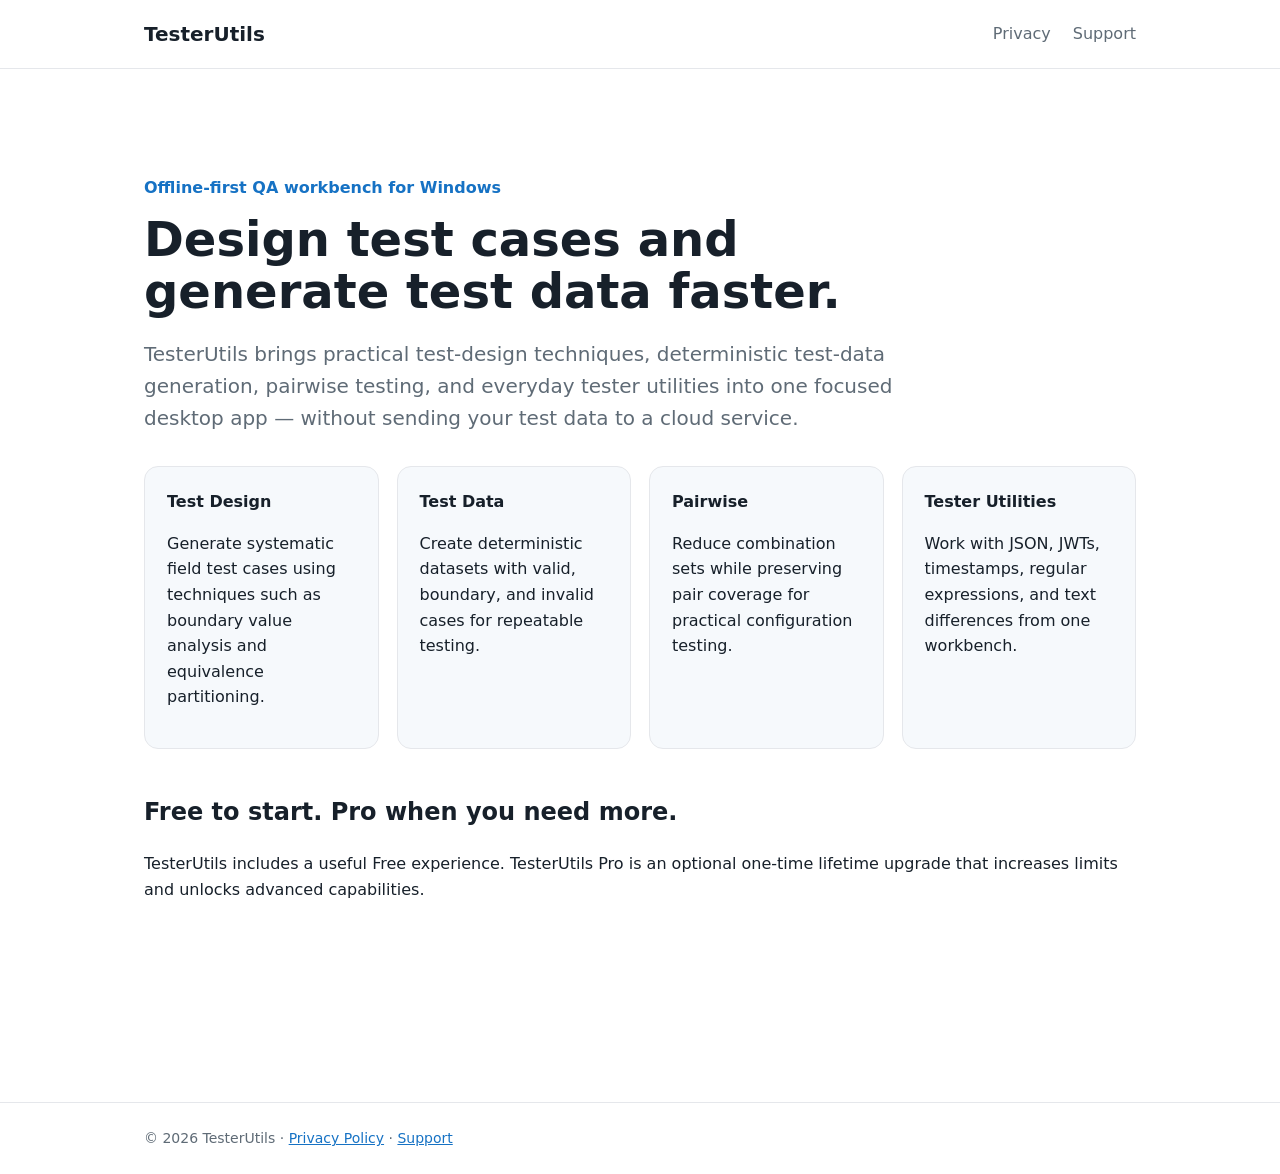
<file: index.html>
<!doctype html><html lang="en"><head><meta charset="utf-8"><meta name="viewport" content="width=device-width,initial-scale=1"><title>TesterUtils — Offline workbench for software testers</title><meta name="description" content="Design test cases and generate test data faster with an offline-first workbench for software testers."><link rel="stylesheet" href="styles.css"></head><body><header><div class="nav"><a class="brand" href="./">TesterUtils</a><nav><a href="privacy.html">Privacy</a><a href="support.html">Support</a></nav></div></header><main><section class="hero"><div class="eyebrow">Offline-first QA workbench for Windows</div><h1>Design test cases and generate test data faster.</h1><p class="lead">TesterUtils brings practical test-design techniques, deterministic test-data generation, pairwise testing, and everyday tester utilities into one focused desktop app — without sending your test data to a cloud service.</p><div class="cards"><div class="card"><strong>Test Design</strong><p>Generate systematic field test cases using techniques such as boundary value analysis and equivalence partitioning.</p></div><div class="card"><strong>Test Data</strong><p>Create deterministic datasets with valid, boundary, and invalid cases for repeatable testing.</p></div><div class="card"><strong>Pairwise</strong><p>Reduce combination sets while preserving pair coverage for practical configuration testing.</p></div><div class="card"><strong>Tester Utilities</strong><p>Work with JSON, JWTs, timestamps, regular expressions, and text differences from one workbench.</p></div></div><h2>Free to start. Pro when you need more.</h2><p>TesterUtils includes a useful Free experience. TesterUtils Pro is an optional one-time lifetime upgrade that increases limits and unlocks advanced capabilities.</p></section></main><footer><div class="foot">© 2026 TesterUtils · <a href="privacy.html">Privacy Policy</a> · <a href="support.html">Support</a></div></footer></body></html>
</file>
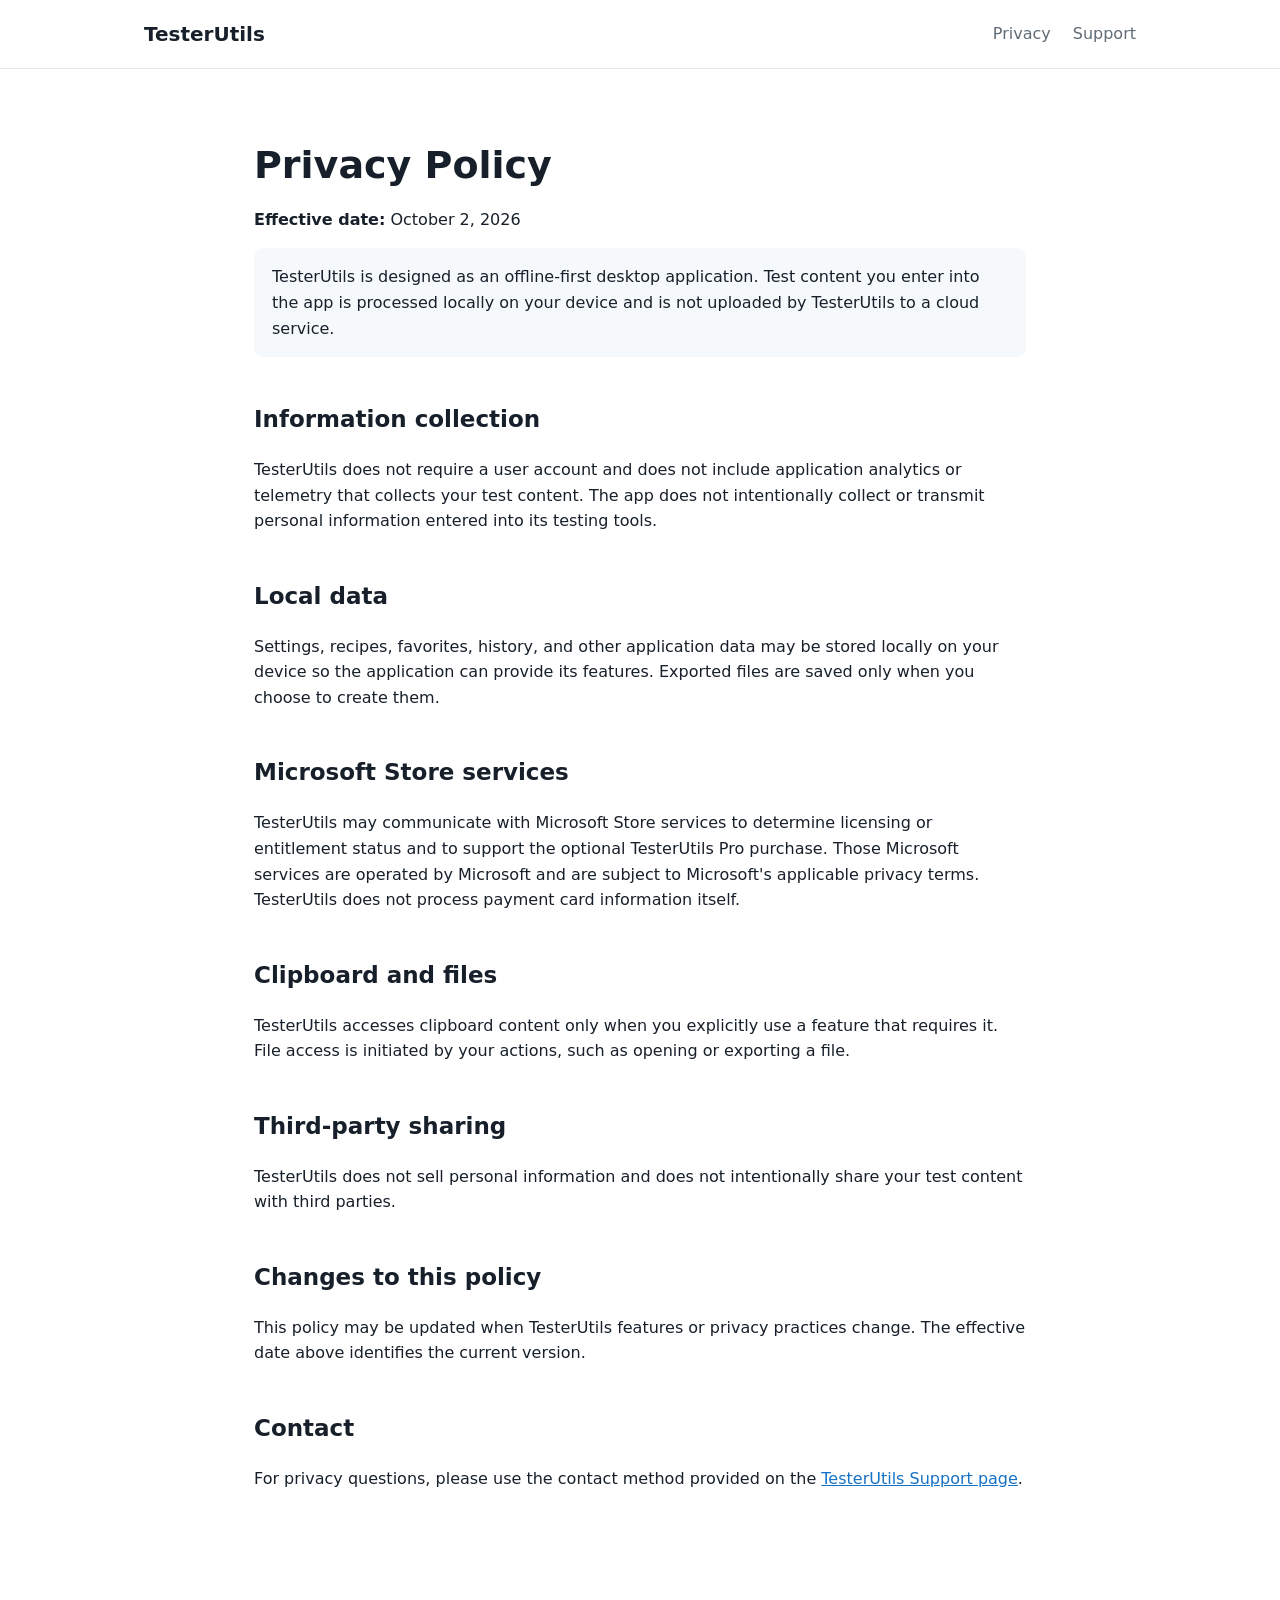
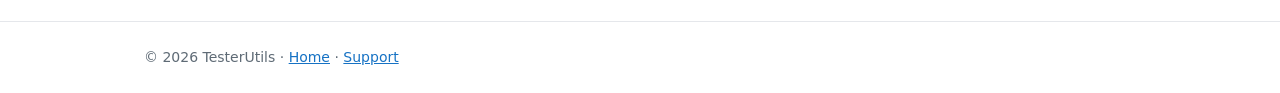
<file: privacy.html>
<!doctype html><html lang="en"><head><meta charset="utf-8"><meta name="viewport" content="width=device-width,initial-scale=1"><title>Privacy Policy — TesterUtils</title><link rel="stylesheet" href="styles.css"></head><body><header><div class="nav"><a class="brand" href="./">TesterUtils</a><nav><a href="privacy.html">Privacy</a><a href="support.html">Support</a></nav></div></header><main class="doc"><h1>Privacy Policy</h1><p><strong>Effective date:</strong> October 2, 2026</p><p class="note">TesterUtils is designed as an offline-first desktop application. Test content you enter into the app is processed locally on your device and is not uploaded by TesterUtils to a cloud service.</p><h2>Information collection</h2><p>TesterUtils does not require a user account and does not include application analytics or telemetry that collects your test content. The app does not intentionally collect or transmit personal information entered into its testing tools.</p><h2>Local data</h2><p>Settings, recipes, favorites, history, and other application data may be stored locally on your device so the application can provide its features. Exported files are saved only when you choose to create them.</p><h2>Microsoft Store services</h2><p>TesterUtils may communicate with Microsoft Store services to determine licensing or entitlement status and to support the optional TesterUtils Pro purchase. Those Microsoft services are operated by Microsoft and are subject to Microsoft's applicable privacy terms. TesterUtils does not process payment card information itself.</p><h2>Clipboard and files</h2><p>TesterUtils accesses clipboard content only when you explicitly use a feature that requires it. File access is initiated by your actions, such as opening or exporting a file.</p><h2>Third-party sharing</h2><p>TesterUtils does not sell personal information and does not intentionally share your test content with third parties.</p><h2>Changes to this policy</h2><p>This policy may be updated when TesterUtils features or privacy practices change. The effective date above identifies the current version.</p><h2>Contact</h2><p>For privacy questions, please use the contact method provided on the <a href="support.html">TesterUtils Support page</a>.</p></main><footer><div class="foot">© 2026 TesterUtils · <a href="./">Home</a> · <a href="support.html">Support</a></div></footer></body></html>
</file>
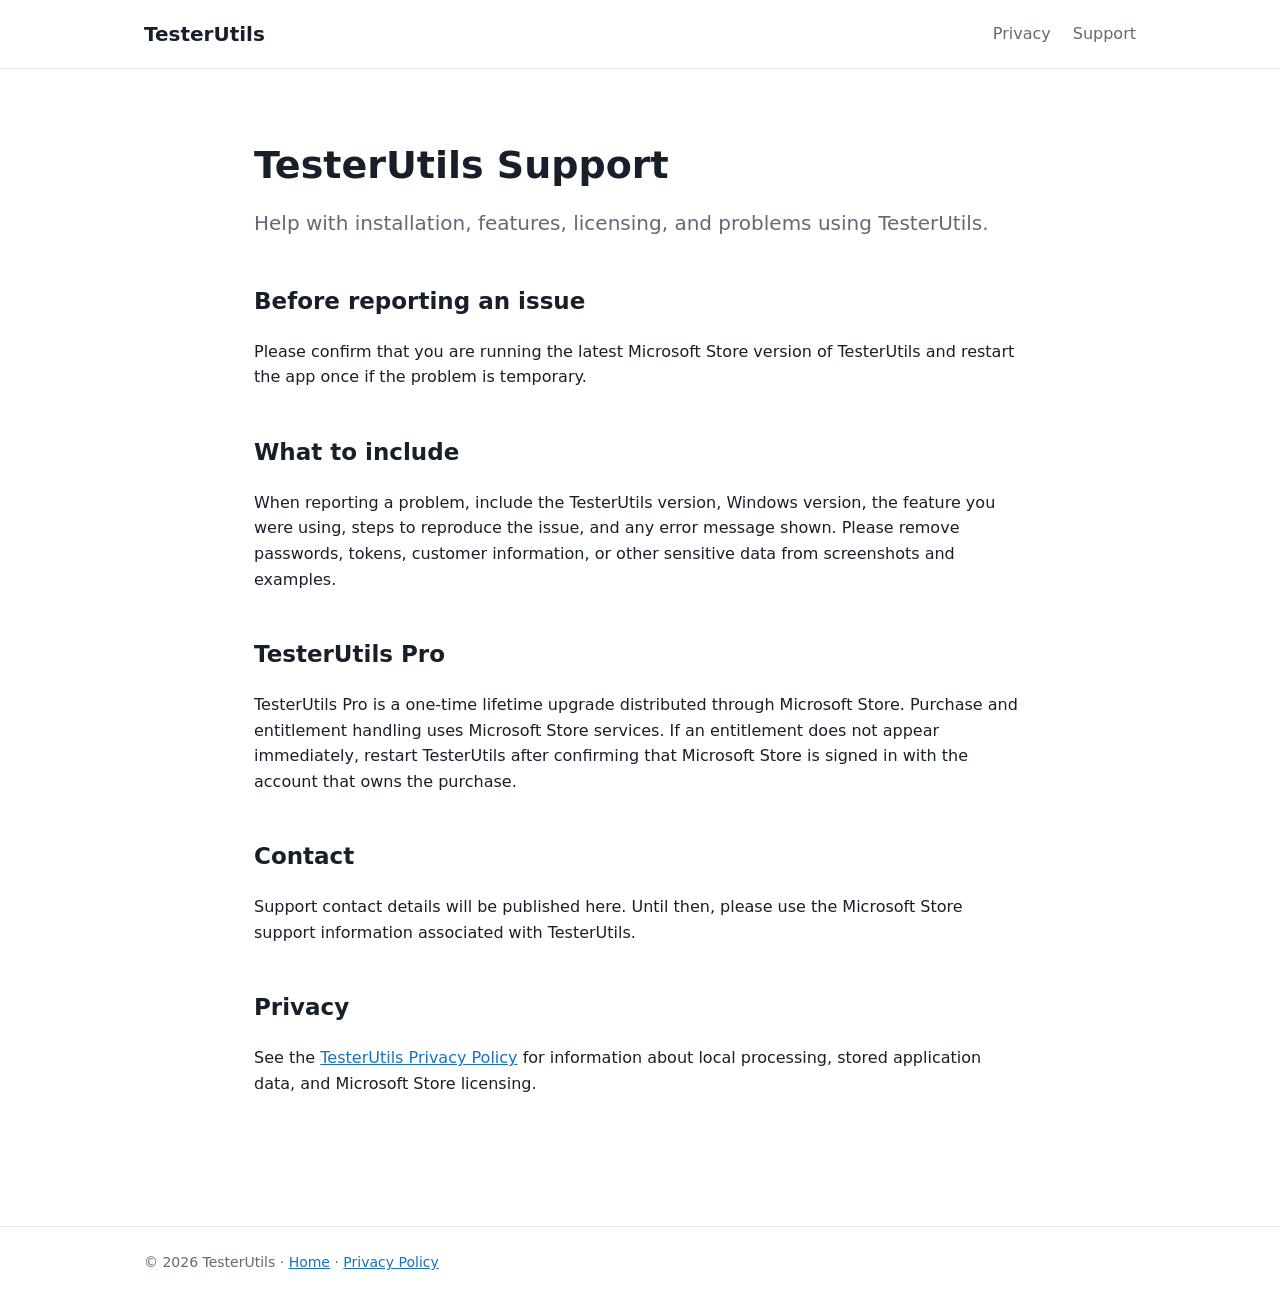
<file: support.html>
<!doctype html><html lang="en"><head><meta charset="utf-8"><meta name="viewport" content="width=device-width,initial-scale=1"><title>Support — TesterUtils</title><link rel="stylesheet" href="styles.css"></head><body><header><div class="nav"><a class="brand" href="./">TesterUtils</a><nav><a href="privacy.html">Privacy</a><a href="support.html">Support</a></nav></div></header><main class="doc"><h1>TesterUtils Support</h1><p class="lead">Help with installation, features, licensing, and problems using TesterUtils.</p><h2>Before reporting an issue</h2><p>Please confirm that you are running the latest Microsoft Store version of TesterUtils and restart the app once if the problem is temporary.</p><h2>What to include</h2><p>When reporting a problem, include the TesterUtils version, Windows version, the feature you were using, steps to reproduce the issue, and any error message shown. Please remove passwords, tokens, customer information, or other sensitive data from screenshots and examples.</p><h2>TesterUtils Pro</h2><p>TesterUtils Pro is a one-time lifetime upgrade distributed through Microsoft Store. Purchase and entitlement handling uses Microsoft Store services. If an entitlement does not appear immediately, restart TesterUtils after confirming that Microsoft Store is signed in with the account that owns the purchase.</p><h2>Contact</h2><p>Support contact details will be published here. Until then, please use the Microsoft Store support information associated with TesterUtils.</p><h2>Privacy</h2><p>See the <a href="privacy.html">TesterUtils Privacy Policy</a> for information about local processing, stored application data, and Microsoft Store licensing.</p></main><footer><div class="foot">© 2026 TesterUtils · <a href="./">Home</a> · <a href="privacy.html">Privacy Policy</a></div></footer></body></html>
</file>
<file: styles.css>
:root{color-scheme:light;--blue:#1672c4;--ink:#17202a;--muted:#5f6b76;--line:#e5e7eb;--soft:#f6f9fc}*{box-sizing:border-box}body{margin:0;font-family:Segoe UI,system-ui,-apple-system,sans-serif;color:var(--ink);background:#fff;line-height:1.6}a{color:var(--blue)}header{border-bottom:1px solid var(--line);background:#fff}.nav{max-width:1040px;margin:auto;padding:18px 24px;display:flex;align-items:center;justify-content:space-between}.brand{font-weight:700;font-size:20px;text-decoration:none;color:var(--ink)}nav a{margin-left:22px;text-decoration:none;color:var(--muted)}main{max-width:1040px;margin:auto;padding:64px 24px}.hero{padding:42px 0 70px}.eyebrow{font-weight:600;color:var(--blue)}h1{font-size:48px;line-height:1.1;margin:12px 0 20px;max-width:800px}h2{margin-top:44px}.lead{font-size:20px;color:var(--muted);max-width:760px}.cards{display:grid;grid-template-columns:repeat(auto-fit,minmax(220px,1fr));gap:18px;margin-top:32px}.card{border:1px solid var(--line);border-radius:14px;padding:22px;background:var(--soft)}.button{display:inline-block;margin-top:20px;padding:11px 18px;background:var(--blue);color:#fff;text-decoration:none;border-radius:8px;font-weight:600}.doc{max-width:820px}.doc h1{font-size:38px}.doc h2{font-size:23px}.note{padding:16px 18px;background:var(--soft);border-radius:10px}footer{border-top:1px solid var(--line);margin-top:50px}.foot{max-width:1040px;margin:auto;padding:24px;color:var(--muted);font-size:14px}@media(max-width:600px){h1{font-size:38px}.nav{align-items:flex-start;gap:10px;flex-direction:column}nav a{margin:0 18px 0 0}}
</file>
